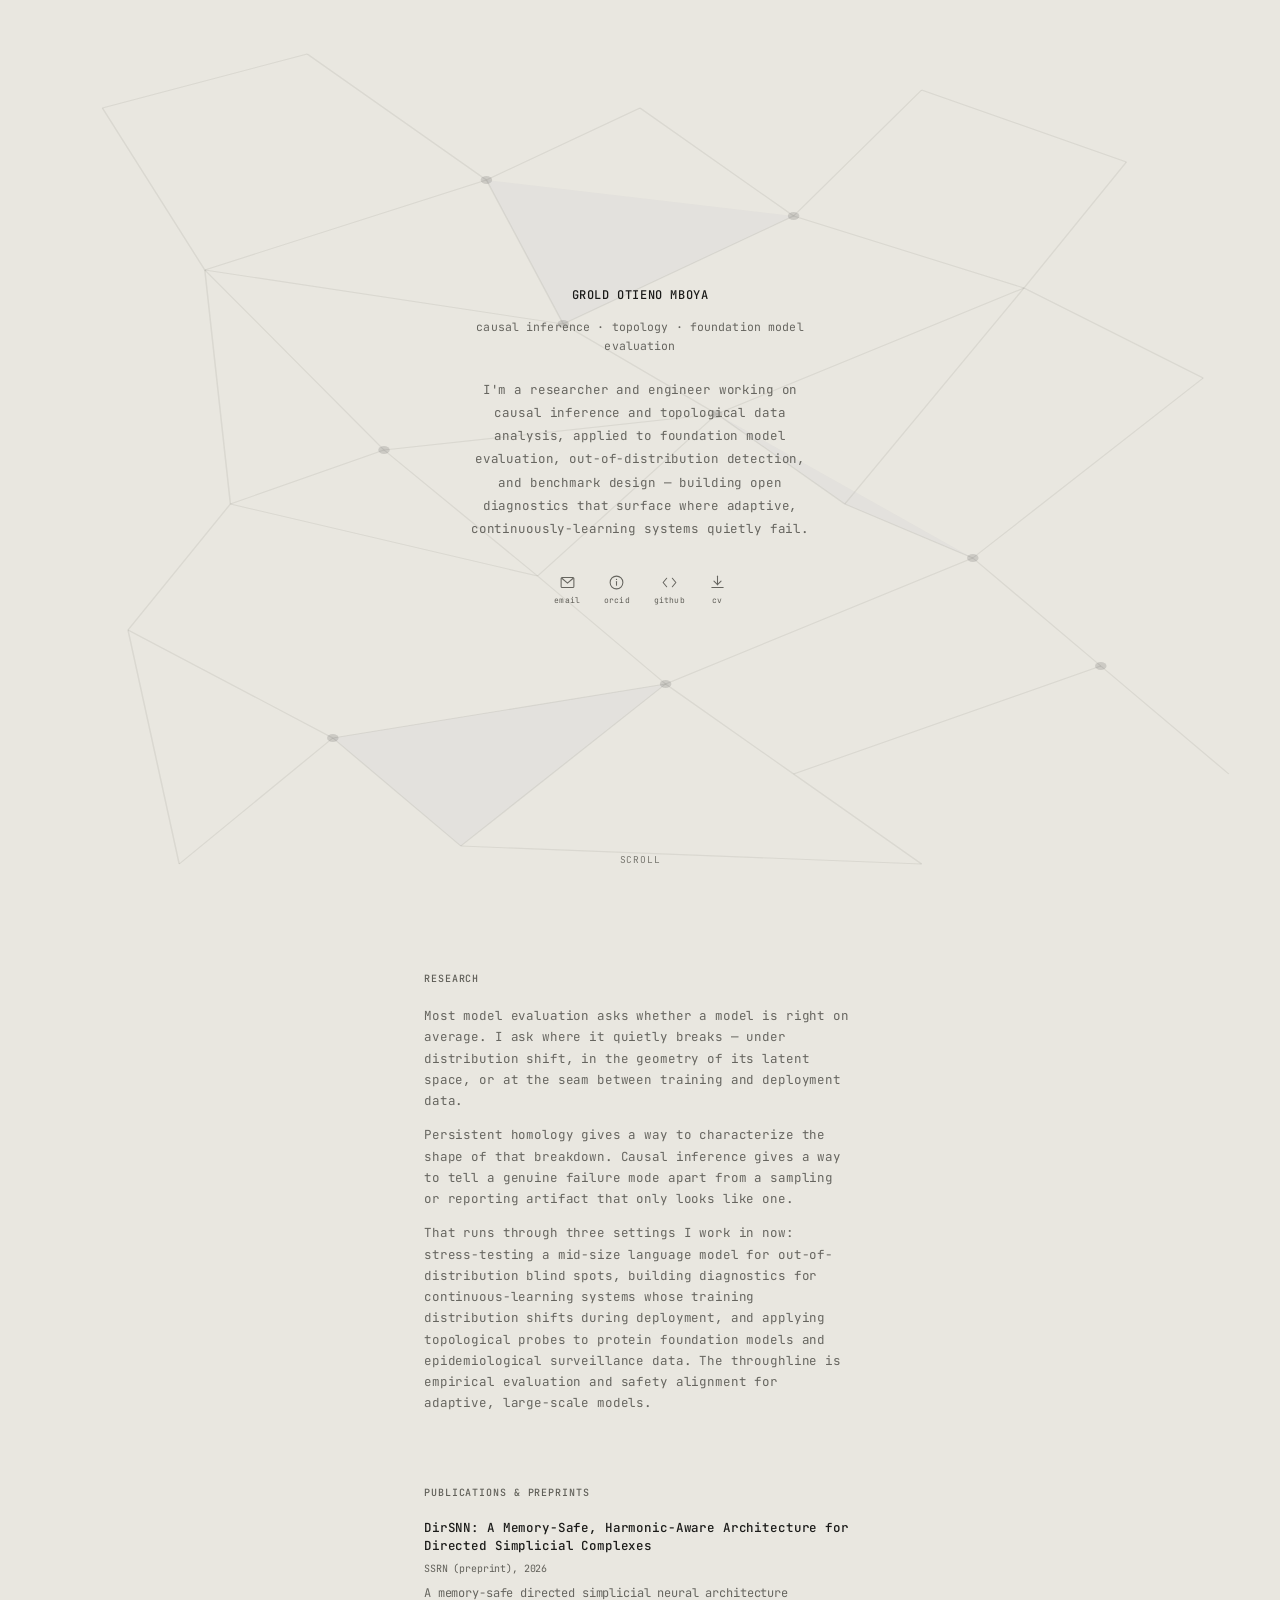
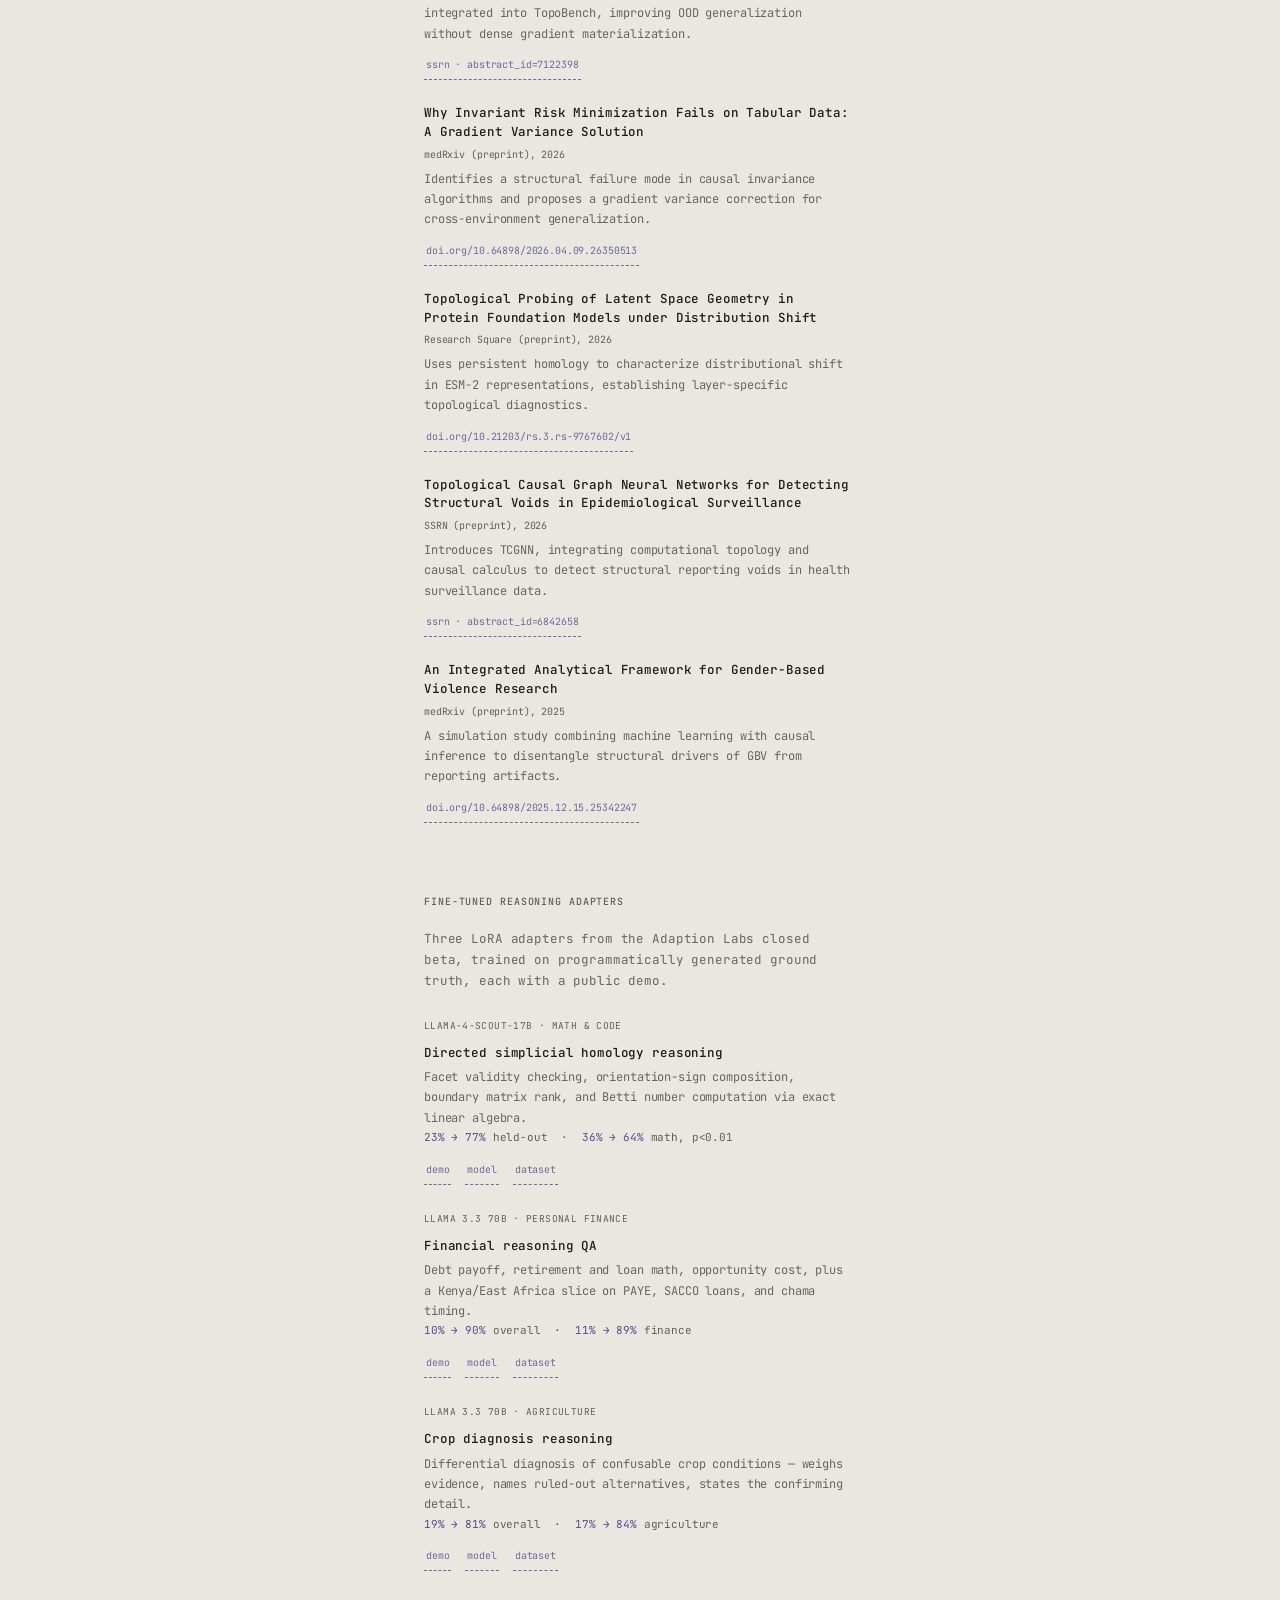
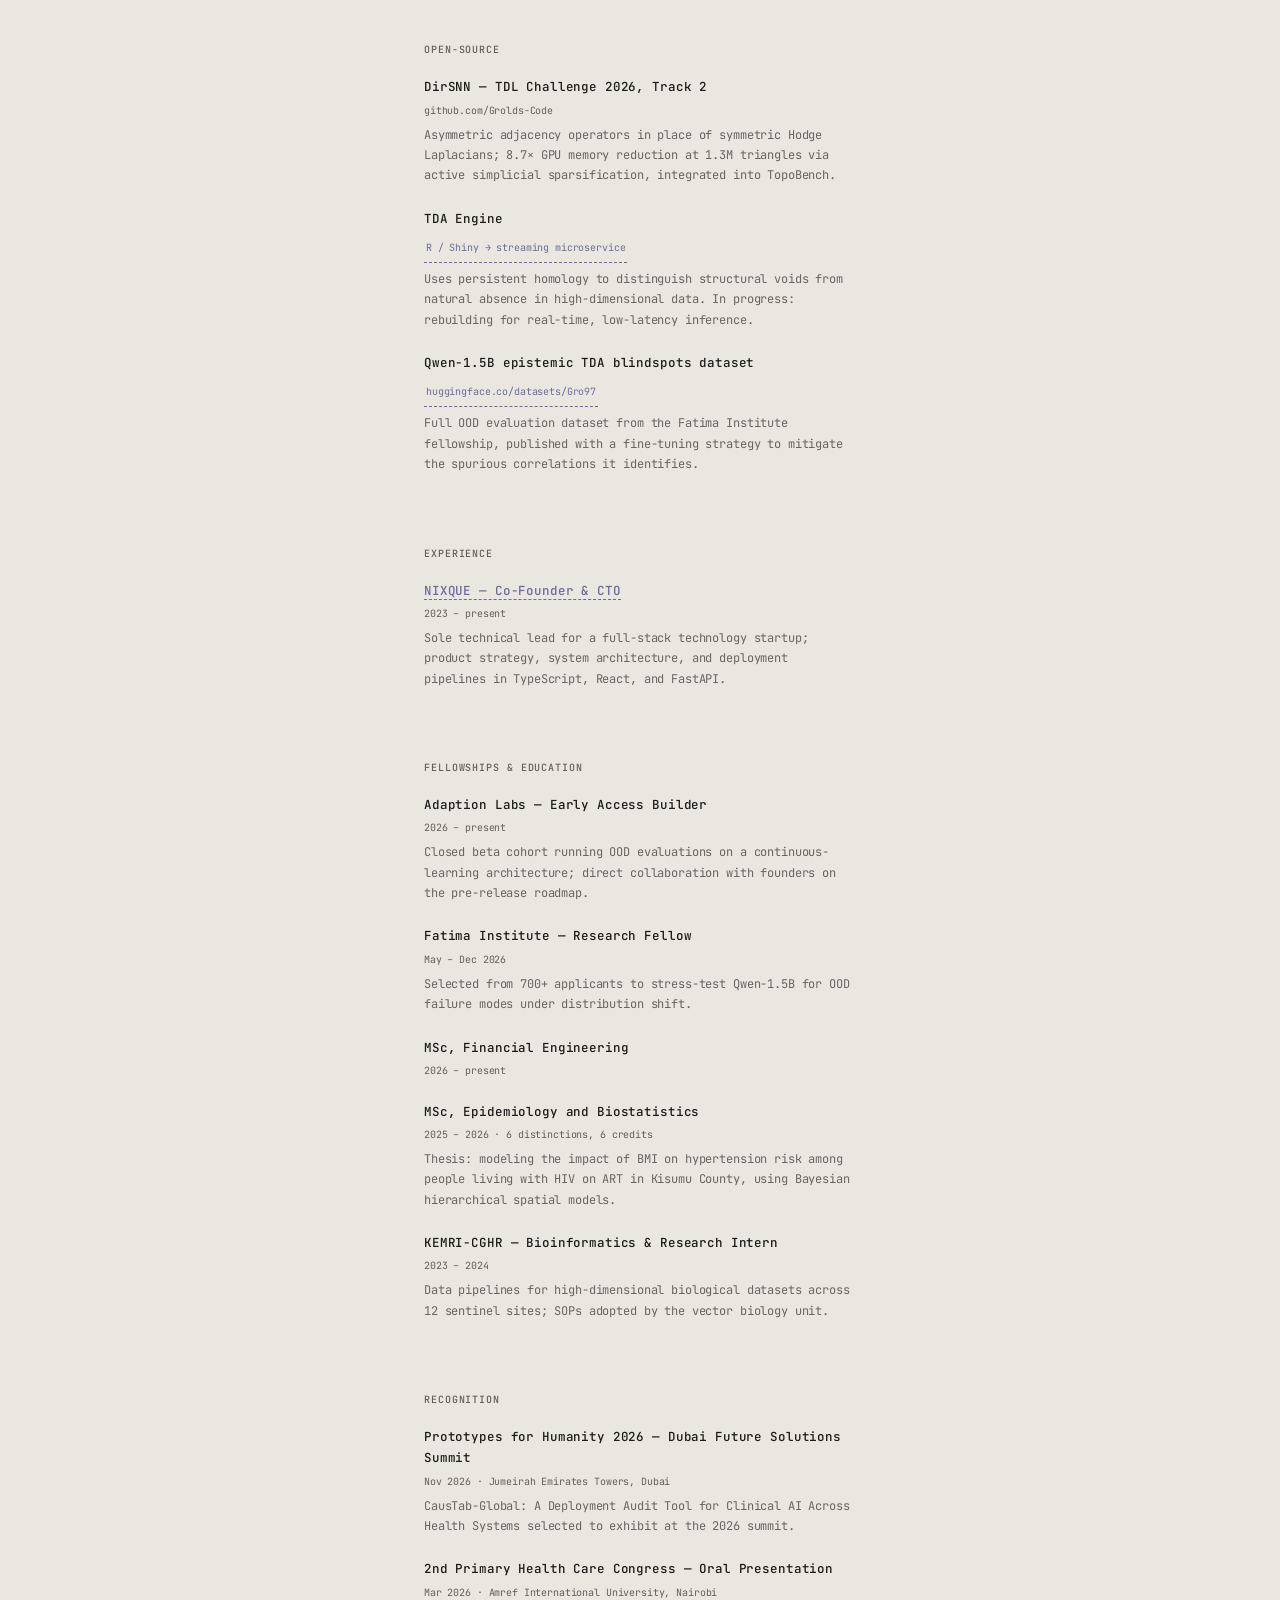
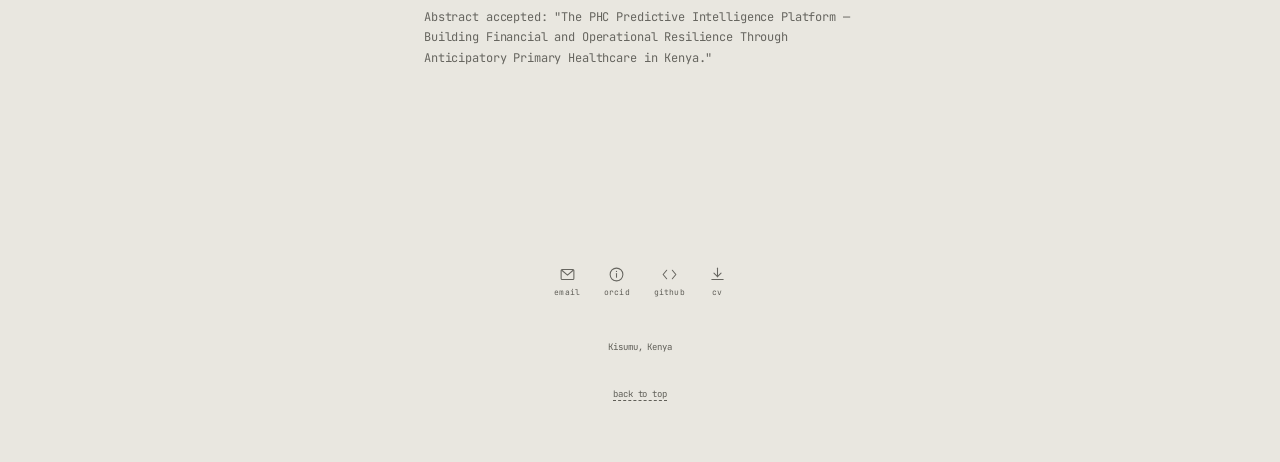
<file: index.html>
<!DOCTYPE html>
<html lang="en">
<head>
<meta charset="UTF-8">
<meta name="viewport" content="width=device-width, initial-scale=1.0">
<title>Grold Otieno Mboya — AI Research</title>
<meta name="description" content="I build open diagnostics that surface where foundation models break under distribution shift — combining TDA, causal inference, and empirical AI safety evaluation.">
<link rel="canonical" href="https://grolds-code.github.io/grold-portfolio/">
<link rel="icon" type="image/svg+xml" href="favicon.svg">

<meta property="og:type" content="website">
<meta property="og:title" content="Grold Otieno Mboya">
<meta property="og:description" content="I build open diagnostics that surface where foundation models break under distribution shift — combining TDA, causal inference, and empirical AI safety evaluation.">
<meta property="og:url" content="https://grolds-code.github.io/grold-portfolio/">
<meta property="og:image" content="https://grolds-code.github.io/grold-portfolio/og-image.png">

<meta name="twitter:card" content="summary_large_image">
<meta name="twitter:title" content="Grold Otieno Mboya">
<meta name="twitter:description" content="I build open diagnostics that surface where foundation models break under distribution shift — combining TDA, causal inference, and empirical AI safety evaluation.">
<meta name="twitter:image" content="https://grolds-code.github.io/grold-portfolio/og-image.png">

<script type="application/ld+json">
{
  "@context": "https://schema.org",
  "@type": "Person",
  "name": "Grold Otieno Mboya",
  "url": "https://grolds-code.github.io/grold-portfolio/",
  "email": "mailto:groldotieno97@gmail.com",
  "jobTitle": "causal inference · topology · foundation model evaluation",
  "description": "I build open diagnostics that surface where foundation models break under distribution shift — combining TDA, causal inference, and empirical AI safety evaluation.",
  "address": {
    "@type": "PostalAddress",
    "addressLocality": "Kisumu, Kenya"
  },
  "sameAs": [
    "https://orcid.org/0009-0005-9102-4028",
    "https://github.com/Grolds-Code"
  ]
}
</script>

<link rel="preconnect" href="https://fonts.googleapis.com">
<link rel="preconnect" href="https://fonts.gstatic.com" crossorigin>
<link href="https://fonts.googleapis.com/css2?family=JetBrains+Mono:wght@400;500;600&display=swap" rel="stylesheet">
<link rel="stylesheet" href="style.css">
</head>
<body id="top">



<div class="bg-mesh" aria-hidden="true">
  <svg viewBox="0 0 100 100" preserveAspectRatio="none" xmlns="http://www.w3.org/2000/svg">
    <g stroke="#1b1b19" stroke-opacity="0.07" stroke-width="0.12" fill="none">
      <line x1="8" y1="12" x2="24" y2="6"/>
      <line x1="24" y1="6" x2="38" y2="20"/>
      <line x1="38" y1="20" x2="50" y2="12"/>
      <line x1="50" y1="12" x2="62" y2="24"/>
      <line x1="62" y1="24" x2="72" y2="10"/>
      <line x1="72" y1="10" x2="88" y2="18"/>
      <line x1="88" y1="18" x2="80" y2="32"/>
      <line x1="80" y1="32" x2="94" y2="42"/>
      <line x1="38" y1="20" x2="16" y2="30"/>
      <line x1="16" y1="30" x2="8" y2="12"/>
      <line x1="16" y1="30" x2="44" y2="36"/>
      <line x1="44" y1="36" x2="38" y2="20"/>
      <line x1="44" y1="36" x2="62" y2="24"/>
      <line x1="44" y1="36" x2="56" y2="46"/>
      <line x1="62" y1="24" x2="80" y2="32"/>
      <line x1="80" y1="32" x2="56" y2="46"/>
      <line x1="56" y1="46" x2="66" y2="56"/>
      <line x1="66" y1="56" x2="80" y2="32"/>
      <line x1="56" y1="46" x2="30" y2="50"/>
      <line x1="30" y1="50" x2="16" y2="30"/>
      <line x1="30" y1="50" x2="18" y2="56"/>
      <line x1="18" y1="56" x2="16" y2="30"/>
      <line x1="30" y1="50" x2="42" y2="64"/>
      <line x1="42" y1="64" x2="56" y2="46"/>
      <line x1="18" y1="56" x2="10" y2="70"/>
      <line x1="18" y1="56" x2="42" y2="64"/>
      <line x1="42" y1="64" x2="52" y2="76"/>
      <line x1="66" y1="56" x2="76" y2="62"/>
      <line x1="76" y1="62" x2="94" y2="42"/>
      <line x1="76" y1="62" x2="52" y2="76"/>
      <line x1="76" y1="62" x2="86" y2="74"/>
      <line x1="86" y1="74" x2="96" y2="86"/>
      <line x1="52" y1="76" x2="62" y2="86"/>
      <line x1="62" y1="86" x2="86" y2="74"/>
      <line x1="52" y1="76" x2="26" y2="82"/>
      <line x1="26" y1="82" x2="10" y2="70"/>
      <line x1="10" y1="70" x2="14" y2="96"/>
      <line x1="26" y1="82" x2="14" y2="96"/>
      <line x1="26" y1="82" x2="36" y2="94"/>
      <line x1="36" y1="94" x2="52" y2="76"/>
      <line x1="62" y1="86" x2="72" y2="96"/>
      <line x1="36" y1="94" x2="72" y2="96"/>
    </g>
    <g fill="#514f8e" fill-opacity="0.03">
      <polygon points="38,20 62,24 44,36"/>
      <polygon points="56,46 66,56 76,62"/>
      <polygon points="26,82 52,76 36,94"/>
    </g>
    <g fill="#1b1b19" fill-opacity="0.14">
      <circle cx="38" cy="20" r="0.45"/>
      <circle cx="62" cy="24" r="0.45"/>
      <circle cx="44" cy="36" r="0.45"/>
      <circle cx="56" cy="46" r="0.45"/>
      <circle cx="30" cy="50" r="0.45"/>
      <circle cx="76" cy="62" r="0.45"/>
      <circle cx="52" cy="76" r="0.45"/>
      <circle cx="86" cy="74" r="0.45"/>
      <circle cx="26" cy="82" r="0.45"/>
    </g>
  </svg>
</div>

<section class="hero">
  <div class="hero-inner">
    <h1>Grold Otieno Mboya</h1>
    <p class="role">causal inference · topology · foundation model evaluation</p>
    <p class="thesis">I'm a researcher and engineer working on causal inference and topological data analysis, applied to foundation model evaluation, out-of-distribution detection, and benchmark design — building open diagnostics that surface where adaptive, continuously-learning systems quietly fail.</p>
    <div class="links">
      
<a href="mailto:groldotieno97@gmail.com" class="icon-link" aria-label="Email">
  <svg viewBox="0 0 24 24" width="17" height="17" fill="none" stroke="currentColor" stroke-width="1.5" stroke-linecap="round" stroke-linejoin="round"><rect x="3" y="5" width="18" height="14" rx="1.5"/><path d="M4 6l8 7 8-7"/></svg>
  <span class="icon-label">email</span>
</a>
<a href="https://orcid.org/0009-0005-9102-4028" target="_blank" rel="noopener noreferrer" class="icon-link" aria-label="ORCID">
  <svg viewBox="0 0 24 24" width="17" height="17" fill="none" stroke="currentColor" stroke-width="1.5" stroke-linecap="round" stroke-linejoin="round"><circle cx="12" cy="12" r="9"/><line x1="12" y1="10.5" x2="12" y2="16"/><circle cx="12" cy="7.6" r="0.9" fill="currentColor" stroke="none"/></svg>
  <span class="icon-label">orcid</span>
</a>
<a href="https://github.com/Grolds-Code" target="_blank" rel="noopener noreferrer" class="icon-link" aria-label="GitHub">
  <svg viewBox="0 0 24 24" width="17" height="17" fill="none" stroke="currentColor" stroke-width="1.5" stroke-linecap="round" stroke-linejoin="round"><polyline points="8 6 3 12 8 18"/><polyline points="16 6 21 12 16 18"/></svg>
  <span class="icon-label">github</span>
</a>

<a href="#" download class="icon-link" aria-label="Download CV">
  <svg viewBox="0 0 24 24" width="17" height="17" fill="none" stroke="currentColor" stroke-width="1.5" stroke-linecap="round" stroke-linejoin="round"><path d="M12 3v12"/><path d="M7 10l5 5 5-5"/><path d="M4 19h16"/></svg>
  <span class="icon-label">cv</span>
</a>

    </div>
  </div>
  <a href="#research" class="scroll-cue">scroll</a>
</section>

<main>

  <section id="research">
    <h2 class="label">Research</h2>
    
    <p>Most model evaluation asks whether a model is right on average. I ask where it quietly breaks — under distribution shift, in the geometry of its latent space, or at the seam between training and deployment data.</p>
    
    <p>Persistent homology gives a way to characterize the shape of that breakdown. Causal inference gives a way to tell a genuine failure mode apart from a sampling or reporting artifact that only looks like one.</p>
    
    <p>That runs through three settings I work in now: stress-testing a mid-size language model for out-of-distribution blind spots, building diagnostics for continuous-learning systems whose training distribution shifts during deployment, and applying topological probes to protein foundation models and epidemiological surveillance data. The throughline is empirical evaluation and safety alignment for adaptive, large-scale models.</p>
    
  </section>

  <section id="publications">
    <h2 class="label">Publications &amp; preprints</h2>
    
    <div class="pub">
      <div class="t">DirSNN: A Memory-Safe, Harmonic-Aware Architecture for Directed Simplicial Complexes</div>
      <div class="m">SSRN (preprint), 2026</div>
      <div class="d">A memory-safe directed simplicial neural architecture integrated into TopoBench, improving OOD generalization without dense gradient materialization.</div>
      <div class="l"><a href="https://papers.ssrn.com/sol3/papers.cfm?abstract_id=7122398" target="_blank" rel="noopener noreferrer">ssrn · abstract_id=7122398</a></div>
    </div>
    
    <div class="pub">
      <div class="t">Why Invariant Risk Minimization Fails on Tabular Data: A Gradient Variance Solution</div>
      <div class="m">medRxiv (preprint), 2026</div>
      <div class="d">Identifies a structural failure mode in causal invariance algorithms and proposes a gradient variance correction for cross-environment generalization.</div>
      <div class="l"><a href="https://doi.org/10.64898/2026.04.09.26350513" target="_blank" rel="noopener noreferrer">doi.org/10.64898/2026.04.09.26350513</a></div>
    </div>
    
    <div class="pub">
      <div class="t">Topological Probing of Latent Space Geometry in Protein Foundation Models under Distribution Shift</div>
      <div class="m">Research Square (preprint), 2026</div>
      <div class="d">Uses persistent homology to characterize distributional shift in ESM-2 representations, establishing layer-specific topological diagnostics.</div>
      <div class="l"><a href="https://doi.org/10.21203/rs.3.rs-9767602/v1" target="_blank" rel="noopener noreferrer">doi.org/10.21203/rs.3.rs-9767602/v1</a></div>
    </div>
    
    <div class="pub">
      <div class="t">Topological Causal Graph Neural Networks for Detecting Structural Voids in Epidemiological Surveillance</div>
      <div class="m">SSRN (preprint), 2026</div>
      <div class="d">Introduces TCGNN, integrating computational topology and causal calculus to detect structural reporting voids in health surveillance data.</div>
      <div class="l"><a href="https://papers.ssrn.com/sol3/papers.cfm?abstract_id=6842658" target="_blank" rel="noopener noreferrer">ssrn · abstract_id=6842658</a></div>
    </div>
    
    <div class="pub">
      <div class="t">An Integrated Analytical Framework for Gender-Based Violence Research</div>
      <div class="m">medRxiv (preprint), 2025</div>
      <div class="d">A simulation study combining machine learning with causal inference to disentangle structural drivers of GBV from reporting artifacts.</div>
      <div class="l"><a href="https://doi.org/10.64898/2025.12.15.25342247" target="_blank" rel="noopener noreferrer">doi.org/10.64898/2025.12.15.25342247</a></div>
    </div>
    
  </section>

  <section id="demos">
    <h2 class="label">Fine-tuned reasoning adapters</h2>
    <p style="margin-bottom:26px;">Three LoRA adapters from the Adaption Labs closed beta, trained on programmatically generated ground truth, each with a public demo.</p>
    
    <div class="demo">
      <span class="tag">Llama-4-Scout-17B · math & code</span>
      <div class="t">Directed simplicial homology reasoning</div>
      <p>Facet validity checking, orientation-sign composition, boundary matrix rank, and Betti number computation via exact linear algebra.</p>
      <div class="stats">
        23% → 77% <span>held-out</span> &nbsp;·&nbsp; 36% → 64% <span>math, p<0.01</span>
      </div>
      <div class="l">
        <a href="#" target="_blank" rel="noopener noreferrer">demo</a><a href="#" target="_blank" rel="noopener noreferrer">model</a><a href="#" target="_blank" rel="noopener noreferrer">dataset</a>
      </div>
    </div>
    
    <div class="demo">
      <span class="tag">Llama 3.3 70B · personal finance</span>
      <div class="t">Financial reasoning QA</div>
      <p>Debt payoff, retirement and loan math, opportunity cost, plus a Kenya/East Africa slice on PAYE, SACCO loans, and chama timing.</p>
      <div class="stats">
        10% → 90% <span>overall</span> &nbsp;·&nbsp; 11% → 89% <span>finance</span>
      </div>
      <div class="l">
        <a href="#" target="_blank" rel="noopener noreferrer">demo</a><a href="#" target="_blank" rel="noopener noreferrer">model</a><a href="#" target="_blank" rel="noopener noreferrer">dataset</a>
      </div>
    </div>
    
    <div class="demo">
      <span class="tag">Llama 3.3 70B · agriculture</span>
      <div class="t">Crop diagnosis reasoning</div>
      <p>Differential diagnosis of confusable crop conditions — weighs evidence, names ruled-out alternatives, states the confirming detail.</p>
      <div class="stats">
        19% → 81% <span>overall</span> &nbsp;·&nbsp; 17% → 84% <span>agriculture</span>
      </div>
      <div class="l">
        <a href="#" target="_blank" rel="noopener noreferrer">demo</a><a href="#" target="_blank" rel="noopener noreferrer">model</a><a href="#" target="_blank" rel="noopener noreferrer">dataset</a>
      </div>
    </div>
    
  </section>

  <section id="opensource">
    <h2 class="label">Open-source</h2>
    
    <div class="item">
      <div class="t">DirSNN — TDL Challenge 2026, Track 2</div>
      <div class="m">github.com/Grolds-Code</div>
      <p>Asymmetric adjacency operators in place of symmetric Hodge Laplacians; 8.7× GPU memory reduction at 1.3M triangles via active simplicial sparsification, integrated into TopoBench.</p>
    </div>
    
    <div class="item">
      <div class="t">TDA Engine</div>
      <div class="m"><a href="https://gro7d.shinyapps.io/TDA-Engine-Preview/" target="_blank" rel="noopener noreferrer">R / Shiny → streaming microservice</a></div>
      <p>Uses persistent homology to distinguish structural voids from natural absence in high-dimensional data. In progress: rebuilding for real-time, low-latency inference.</p>
    </div>
    
    <div class="item">
      <div class="t">Qwen-1.5B epistemic TDA blindspots dataset</div>
      <div class="m"><a href="https://huggingface.co/datasets/Gro97/qwen-1.5b-epi-tda-blindspots" target="_blank" rel="noopener noreferrer">huggingface.co/datasets/Gro97</a></div>
      <p>Full OOD evaluation dataset from the Fatima Institute fellowship, published with a fine-tuning strategy to mitigate the spurious correlations it identifies.</p>
    </div>
    
  </section>

  <section id="experience">
    <h2 class="label">Experience</h2>
    
    <div class="item">
      <div class="t"><a href="https://www.nixque.com/" target="_blank" rel="noopener noreferrer">NIXQUE — Co-Founder &amp; CTO</a></div>
      <div class="m">2023 – present</div>
      <p>Sole technical lead for a full-stack technology startup; product strategy, system architecture, and deployment pipelines in TypeScript, React, and FastAPI.</p>
    </div>
    
  </section>

  <section id="fellowships">
    <h2 class="label">Fellowships &amp; education</h2>
    
    <div class="item">
      <div class="t">Adaption Labs — Early Access Builder</div>
      <div class="m">2026 – present</div>
      <p>Closed beta cohort running OOD evaluations on a continuous-learning architecture; direct collaboration with founders on the pre-release roadmap.</p>
    </div>
    
    <div class="item">
      <div class="t">Fatima Institute — Research Fellow</div>
      <div class="m">May – Dec 2026</div>
      <p>Selected from 700+ applicants to stress-test Qwen-1.5B for OOD failure modes under distribution shift.</p>
    </div>
    
    <div class="item">
      <div class="t">MSc, Financial Engineering</div>
      <div class="m">2026 – present</div>
      
    </div>
    
    <div class="item">
      <div class="t">MSc, Epidemiology and Biostatistics</div>
      <div class="m">2025 – 2026 · 6 distinctions, 6 credits</div>
      <p>Thesis: modeling the impact of BMI on hypertension risk among people living with HIV on ART in Kisumu County, using Bayesian hierarchical spatial models.</p>
    </div>
    
    <div class="item">
      <div class="t">KEMRI-CGHR — Bioinformatics &amp; Research Intern</div>
      <div class="m">2023 – 2024</div>
      <p>Data pipelines for high-dimensional biological datasets across 12 sentinel sites; SOPs adopted by the vector biology unit.</p>
    </div>
    
  </section>

  <section id="recognition">
    <h2 class="label">Recognition</h2>
    
    <div class="item">
      <div class="t">Prototypes for Humanity 2026 — Dubai Future Solutions Summit</div>
      <div class="m">Nov 2026 · Jumeirah Emirates Towers, Dubai</div>
      <p>CausTab-Global: A Deployment Audit Tool for Clinical AI Across Health Systems selected to exhibit at the 2026 summit.</p>
    </div>
    
    <div class="item">
      <div class="t">2nd Primary Health Care Congress — Oral Presentation</div>
      <div class="m">Mar 2026 · Amref International University, Nairobi</div>
      <p>Abstract accepted: "The PHC Predictive Intelligence Platform — Building Financial and Operational Resilience Through Anticipatory Primary Healthcare in Kenya."</p>
    </div>
    
  </section>

</main>

<footer>
  <div class="links">
    
<a href="mailto:groldotieno97@gmail.com" class="icon-link" aria-label="Email">
  <svg viewBox="0 0 24 24" width="17" height="17" fill="none" stroke="currentColor" stroke-width="1.5" stroke-linecap="round" stroke-linejoin="round"><rect x="3" y="5" width="18" height="14" rx="1.5"/><path d="M4 6l8 7 8-7"/></svg>
  <span class="icon-label">email</span>
</a>
<a href="https://orcid.org/0009-0005-9102-4028" target="_blank" rel="noopener noreferrer" class="icon-link" aria-label="ORCID">
  <svg viewBox="0 0 24 24" width="17" height="17" fill="none" stroke="currentColor" stroke-width="1.5" stroke-linecap="round" stroke-linejoin="round"><circle cx="12" cy="12" r="9"/><line x1="12" y1="10.5" x2="12" y2="16"/><circle cx="12" cy="7.6" r="0.9" fill="currentColor" stroke="none"/></svg>
  <span class="icon-label">orcid</span>
</a>
<a href="https://github.com/Grolds-Code" target="_blank" rel="noopener noreferrer" class="icon-link" aria-label="GitHub">
  <svg viewBox="0 0 24 24" width="17" height="17" fill="none" stroke="currentColor" stroke-width="1.5" stroke-linecap="round" stroke-linejoin="round"><polyline points="8 6 3 12 8 18"/><polyline points="16 6 21 12 16 18"/></svg>
  <span class="icon-label">github</span>
</a>

<a href="#" download class="icon-link" aria-label="Download CV">
  <svg viewBox="0 0 24 24" width="17" height="17" fill="none" stroke="currentColor" stroke-width="1.5" stroke-linecap="round" stroke-linejoin="round"><path d="M12 3v12"/><path d="M7 10l5 5 5-5"/><path d="M4 19h16"/></svg>
  <span class="icon-label">cv</span>
</a>

  </div>
  <p class="fine">Kisumu, Kenya</p>
  <p class="fine"><a href="#top">back to top</a></p>
</footer>


</body>
</html>
</file>
<file: style.css>
:root{
    --bg: #e9e7e0;
    --ink: #1b1b19;
    --ink-dim: #66655f;
    --ink-faint: #605f58;
    --rule: #d2cfc4;
    --accent: #514f8e;
    --font: 'JetBrains Mono', 'IBM Plex Mono', ui-monospace, 'SFMono-Regular', Menlo, monospace;
  }

  *{ box-sizing:border-box; margin:0; padding:0; }
  html{ scroll-behavior:smooth; }
  @media (prefers-reduced-motion: reduce){
    html{ scroll-behavior:auto; }
    *{ animation-duration:0.001ms !important; transition-duration:0.001ms !important; }
  }

  body{
    background:var(--bg);
    color:var(--ink);
    font-family:var(--font);
    font-size:13.5px;
    line-height:1.7;
    letter-spacing:-0.01em;
    -webkit-font-smoothing:antialiased;
  }

  a{ color:var(--accent); text-decoration:none; border-bottom:1px dashed var(--accent); opacity:0.82; }
  a:hover{ opacity:1; border-bottom-style:solid; }
  a:focus-visible{ outline:2px solid var(--accent); outline-offset:3px; border-bottom-style:solid; }

  ::selection{ background:var(--accent); color:var(--bg); }

  /* ---------- BACKGROUND MESH : faint, animated, fixed ---------- */
  .bg-mesh{
    position:fixed;
    inset:0;
    z-index:-1;
    pointer-events:none;
    overflow:hidden;
  }
  .bg-mesh svg{
    width:100%;
    height:100%;
    display:block;
    animation: meshDrift 100s linear infinite;
  }
  @keyframes meshDrift{
    0%   { transform:translate(0,0) rotate(0deg); }
    50%  { transform:translate(-1.4%, 1%) rotate(0.3deg); }
    100% { transform:translate(0,0) rotate(0deg); }
  }
  @media (prefers-reduced-motion: reduce){
    .bg-mesh svg{ animation:none; }
  }

  /* ---------- HERO : centered, small, plain ---------- */
  .hero{
    position:relative;
    min-height:100vh;
    display:flex;
    align-items:center;
    justify-content:center;
    text-align:center;
    padding:40px 24px;
  }
  .hero-inner{ max-width:340px; }

  .hero h1{
    font-family:var(--font);
    font-weight:500;
    font-size:12px;
    letter-spacing:0.05em;
    text-transform:uppercase;
    margin-bottom:12px;
  }

  .hero .role{
    font-style:normal;
    color:var(--ink-dim);
    font-size:11.5px;
    letter-spacing:0.01em;
    margin-bottom:22px;
  }

  .hero .thesis{
    font-size:12.5px;
    color:var(--ink-dim);
    line-height:1.85;
    margin-bottom:26px;
  }

  .hero .links{
    display:flex;
    justify-content:center;
    flex-wrap:wrap;
    gap:4px;
  }

  .icon-link{
    display:inline-flex;
    flex-direction:column;
    align-items:center;
    gap:3px;
    padding:8px 10px;
    color:var(--ink-dim);
    border-bottom:none !important;
    opacity:1;
  }
  .icon-link svg{ display:block; }
  .icon-link .icon-label{
    font-family:var(--font);
    font-size:8px;
    letter-spacing:0.02em;
    color:var(--ink-faint);
  }
  .icon-link:hover{ color:var(--accent); }
  .icon-link:hover .icon-label{ color:var(--accent); }

  .scroll-cue{
    position:absolute; bottom:26px; left:50%;
    transform:translateX(-50%);
    font-family:var(--font); font-size:9.5px; color:var(--ink-faint);
    letter-spacing:0.08em; text-transform:uppercase;
    border-bottom:none;
    padding:6px 10px;
    animation: scrollBob 1.8s ease-in-out infinite;
  }
  .scroll-cue:hover{ color:var(--accent); }
  @keyframes scrollBob{
    0%, 100% { transform:translate(-50%, 0); }
    50%      { transform:translate(-50%, 4px); }
  }

  /* ---------- READING COLUMN ---------- */
  main{
    position:relative;
    max-width:480px;
    margin:0 auto;
    padding:0 24px 120px;
  }

  section{ padding-top:70px; }

  .label{
    font-family:var(--font);
    font-weight:500;
    font-size:10px;
    letter-spacing:0.09em;
    text-transform:uppercase;
    color:var(--ink-faint);
    margin:0 0 18px;
  }

  section p{ font-size:12.5px; color:var(--ink-dim); margin-bottom:13px; }
  section p:last-of-type{ margin-bottom:0; }

  /* publications: plain list */
  .pub{ margin-bottom:24px; }
  .pub:last-child{ margin-bottom:0; }
  .pub .t{ font-size:12.5px; font-weight:500; margin-bottom:4px; line-height:1.5; }
  .pub .m{ font-family:var(--font); font-size:10px; color:var(--ink-faint); margin-bottom:6px; }
  .pub .d{ font-size:12px; color:var(--ink-dim); margin-bottom:6px; }
  .pub .l a{ padding:6px 2px; display:inline-block; }
  .pub .l{ font-family:var(--font); font-size:10px; }

  /* demos: plain list */
  .demo{ margin-bottom:26px; }
  .demo:last-child{ margin-bottom:0; }
  .demo .t{ font-size:12.5px; font-weight:500; margin-bottom:4px; }
  .demo .tag{ font-family:var(--font); font-size:9.5px; color:var(--ink-faint); text-transform:uppercase; letter-spacing:0.04em; margin-bottom:8px; display:block; }
  .demo p{ font-size:12px; margin-bottom:8px; }
  .demo .stats{ font-family:var(--font); font-size:11px; color:var(--accent); margin-bottom:8px; }
  .demo .stats span{ color:var(--ink-faint); font-family:var(--font); font-style:normal; }
  .demo .l a{ margin-right:14px; padding:6px 2px; display:inline-block; }
  .demo .l{ font-family:var(--font); font-size:10px; }

  /* open source / fellowships: plain list */
  .item{ margin-bottom:22px; }
  .item:last-child{ margin-bottom:0; }
  .item .t{ font-size:12.5px; font-weight:500; margin-bottom:4px; }
  .item .m{ font-family:var(--font); font-size:10px; color:var(--ink-faint); margin-bottom:6px; }
  .item .m a{ padding:6px 2px; display:inline-block; }
  .item p{ font-size:12px; margin-bottom:0; }

  hr{ border:none; border-top:1px solid var(--rule); margin:16px 0; }

  footer{
    position:relative;
    max-width:480px;
    margin:0 auto;
    padding:70px 24px 60px;
    text-align:center;
  }
  footer .links{
    display:flex; justify-content:center; flex-wrap:wrap; gap:4px;
    margin-bottom:22px;
  }
  footer .fine{
    margin-top:32px; font-family:var(--font); font-size:9px; color:var(--ink-faint);
  }
  footer .fine a{
    color:var(--ink-faint);
    border-bottom:1px dashed var(--ink-faint);
    opacity:1;
  }
  footer .fine a:hover{ color:var(--accent); border-color:var(--accent); }

  @media (max-width:520px){
    main, footer{ max-width:100%; }
    body{ font-size:13px; }
    .hero{ padding:32px 20px; }
    .hero-inner{ max-width:290px; }
    .scroll-cue{ bottom:48px; }
  }

  @media (max-width:380px){
    .hero .links, footer .links{ gap:10px; }
    .demo .stats{ display:block; }
    .demo .stats span{ display:block; margin-top:2px; }
  }

  /* ---------- PRINT ---------- */
  @media print{
    .bg-mesh, .scroll-cue{ display:none !important; }
    body{
      background:#ffffff;
      color:#000000;
      font-size:11pt;
      line-height:1.5;
    }
    .hero{ min-height:0; padding:0 0 24pt; page-break-after:avoid; }
    main, footer{ max-width:100%; padding:0; }
    section{ padding-top:18pt; page-break-inside:avoid; }
    a{
      color:#000000;
      border-bottom:none;
      opacity:1;
    }
    a[href^="http"]::after, a[href^="mailto"]::after{
      content:" (" attr(href) ")";
      font-size:8pt;
      color:#444444;
    }
    .label{ color:#000000; border-bottom:1pt solid #000000; padding-bottom:4pt; }
  }
</file>
